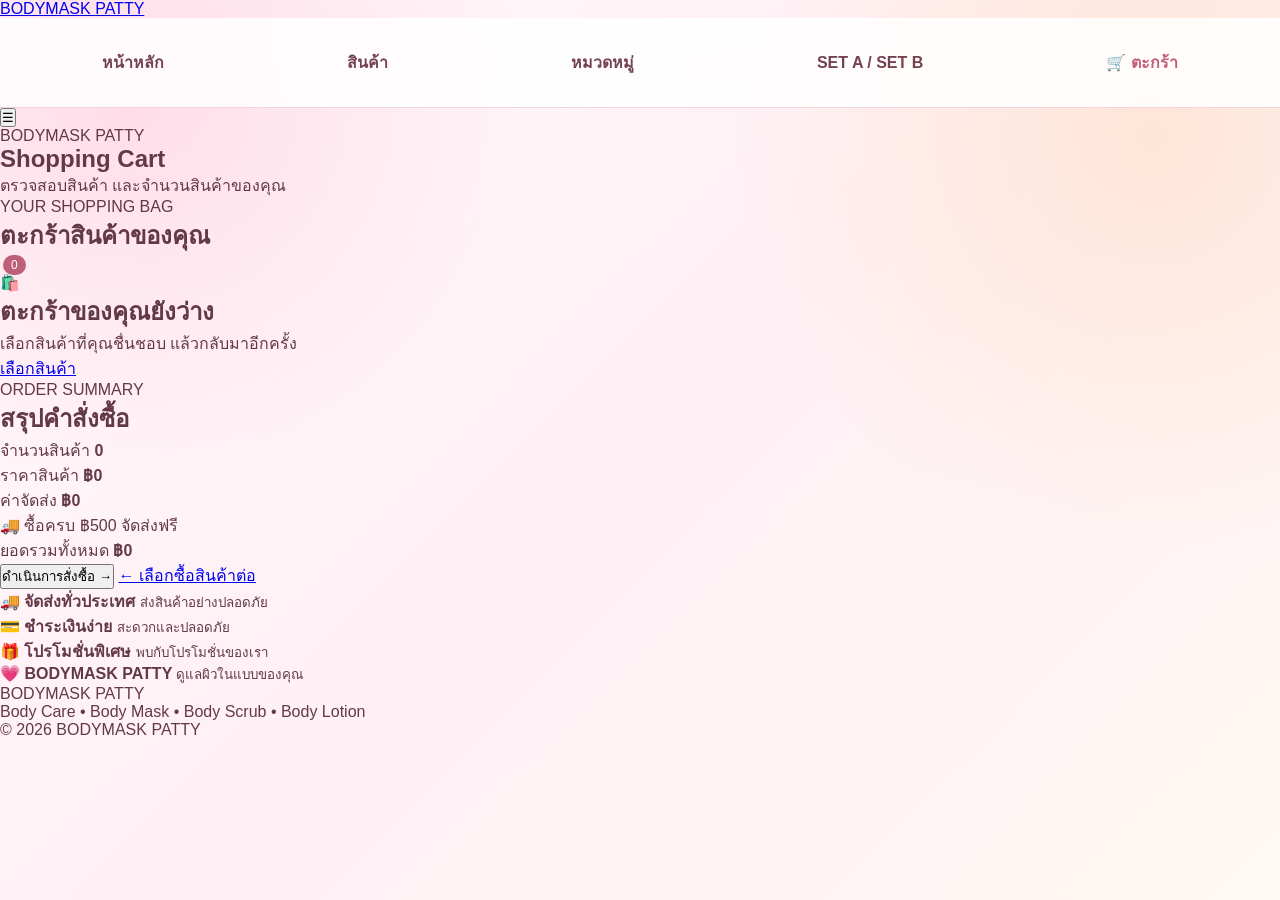
<file: cart.html>
<!DOCTYPE html>
<html lang="th">

<head>

    <meta charset="UTF-8">

    <meta name="viewport"
          content="width=device-width, initial-scale=1.0">

    <meta name="description"
          content="ตะกร้าสินค้า BODYMASK PATTY">

    <title>ตะกร้าสินค้า | BODYMASK PATTY</title>

    <link rel="stylesheet"
          href="style.css">

</head>


<body>


    <!-- ==============================
         HEADER
    =============================== -->

    <header class="header">

        <a href="index.html"
           class="logo">

            BODYMASK

            <span>PATTY</span>

        </a>


        <nav class="navbar">

            <a href="index.html">
                หน้าหลัก
            </a>

            <a href="product.html">
                สินค้า
            </a>

            <a href="index.html#category">
                หมวดหมู่
            </a>

            <a href="index.html#sets">
                SET A / SET B
            </a>

            <a href="cart.html"
               class="active">

                🛒 ตะกร้า

            </a>

        </nav>


        <button class="menu-button"
                onclick="toggleMenu()">

            ☰

        </button>

    </header>



    <!-- ==============================
         CART HERO
    =============================== -->

    <section class="cart-hero">

        <div>

            <span>
                BODYMASK PATTY
            </span>

            <h1>
                Shopping Cart
            </h1>

            <p>
                ตรวจสอบสินค้า
                และจำนวนสินค้าของคุณ
            </p>

        </div>

    </section>



    <!-- ==============================
         CART CONTENT
    =============================== -->

    <main class="cart-container">


        <!-- CART LEFT -->

        <section class="cart-products">


            <div class="cart-title">

                <div>

                    <span>
                        YOUR SHOPPING BAG
                    </span>

                    <h2>
                        ตะกร้าสินค้าของคุณ
                    </h2>

                </div>


                <span id="cart-count">
                    0 รายการ
                </span>

            </div>



            <!-- PRODUCTS -->

            <div id="cart-items">

                <!-- JavaScript จะสร้างสินค้าในนี้ -->

            </div>



            <!-- EMPTY CART -->

            <div id="empty-cart"
                 class="empty-cart"
                 style="display:none;">

                <div class="empty-icon">
                    🛍️
                </div>

                <h2>
                    ยังไม่มีสินค้าในตะกร้า
                </h2>

                <p>
                    เลือกผลิตภัณฑ์ BODYMASK PATTY
                    ที่คุณชื่นชอบได้เลย
                </p>

                <a href="product.html"
                   class="cart-btn primary">

                    เลือกซื้อสินค้า

                </a>

            </div>


        </section>



        <!-- ==============================
             SUMMARY
        =============================== -->

        <aside class="cart-summary">


            <div class="summary-header">

                <span>
                    ORDER SUMMARY
                </span>

                <h2>
                    สรุปคำสั่งซื้อ
                </h2>

            </div>



            <div class="summary-row">

                <span>
                    จำนวนสินค้า
                </span>

                <strong id="summary-count">
                    0
                </strong>

            </div>



            <div class="summary-row">

                <span>
                    ราคาสินค้า
                </span>

                <strong id="summary-subtotal">
                    ฿0
                </strong>

            </div>



            <div class="summary-row">

                <span>
                    ค่าจัดส่ง
                </span>

                <strong id="summary-shipping">
                    ฿0
                </strong>

            </div>



            <div class="free-shipping">

                🚚
                ซื้อครบ ฿500
                จัดส่งฟรี

            </div>



            <div class="summary-total">

                <span>
                    ยอดรวมทั้งหมด
                </span>

                <strong id="summary-total">
                    ฿0
                </strong>

            </div>



            <button class="checkout-btn"
                    onclick="goCheckout()">

                ดำเนินการสั่งซื้อ

                <span>
                    →
                </span>

            </button>



            <a href="product.html"
               class="continue-shopping">

                ← เลือกซื้อสินค้าต่อ

            </a>


        </aside>

    </main>



    <!-- ==============================
         BENEFITS
    =============================== -->

    <section class="cart-benefits">

        <div>

            <span>
                🚚
            </span>

            <strong>
                จัดส่งทั่วประเทศ
            </strong>

            <small>
                ส่งสินค้าอย่างปลอดภัย
            </small>

        </div>


        <div>

            <span>
                💳
            </span>

            <strong>
                ชำระเงินง่าย
            </strong>

            <small>
                สะดวกและปลอดภัย
            </small>

        </div>


        <div>

            <span>
                🎁
            </span>

            <strong>
                โปรโมชั่นพิเศษ
            </strong>

            <small>
                พบกับโปรโมชั่นของเรา
            </small>

        </div>


        <div>

            <span>
                💗
            </span>

            <strong>
                BODYMASK PATTY
            </strong>

            <small>
                ดูแลผิวในแบบของคุณ
            </small>

        </div>

    </section>



    <!-- ==============================
         FOOTER
    =============================== -->

    <footer class="footer">

        <div class="footer-logo">
            BODYMASK PATTY
        </div>

        <p>
            Body Care • Body Mask • Body Scrub • Body Lotion
        </p>

        <p>
            © 2026 BODYMASK PATTY
        </p>

    </footer>



    <!-- JAVASCRIPT -->

    <script src="script.js"></script>


    <script>

        /*
         * แสดงตะกร้าทันที
         */

        document.addEventListener(
            "DOMContentLoaded",
            function () {

                renderCart();

            }
        );

    </script>


</body>

</html>
</file>
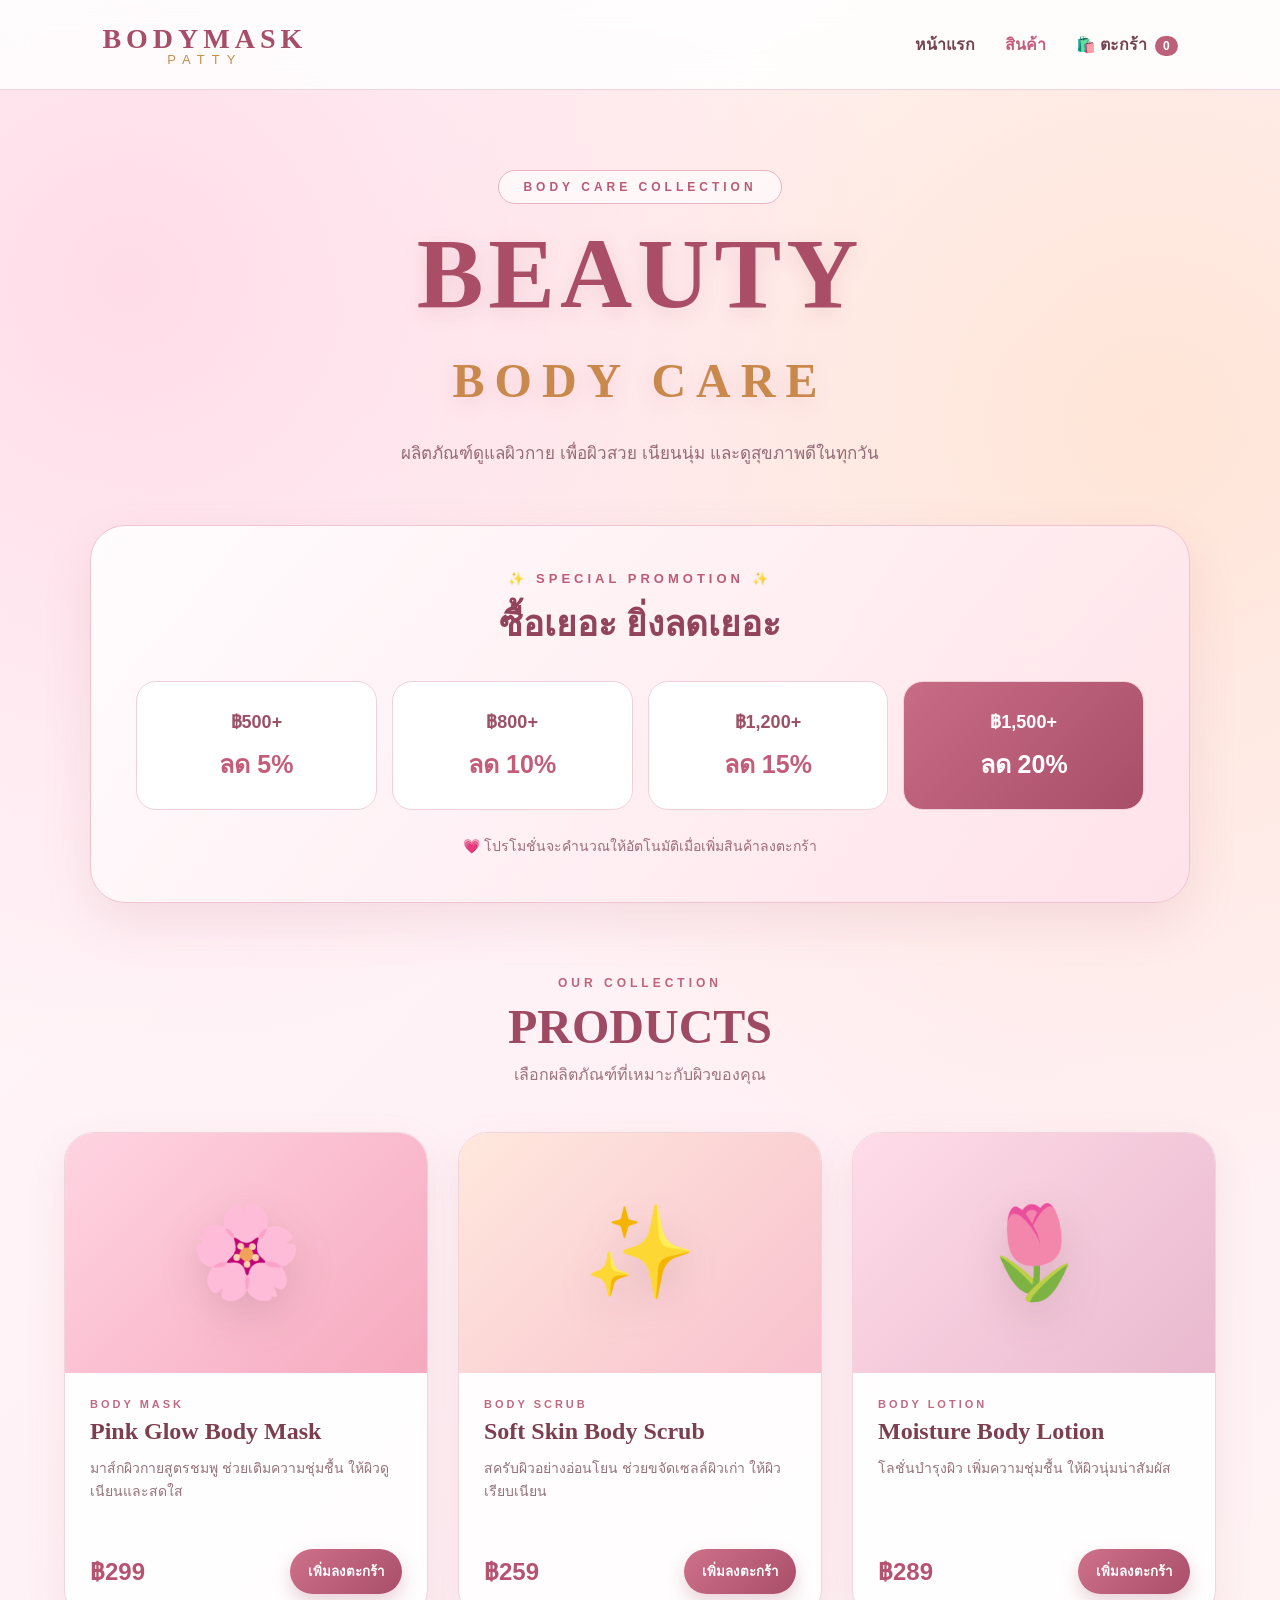
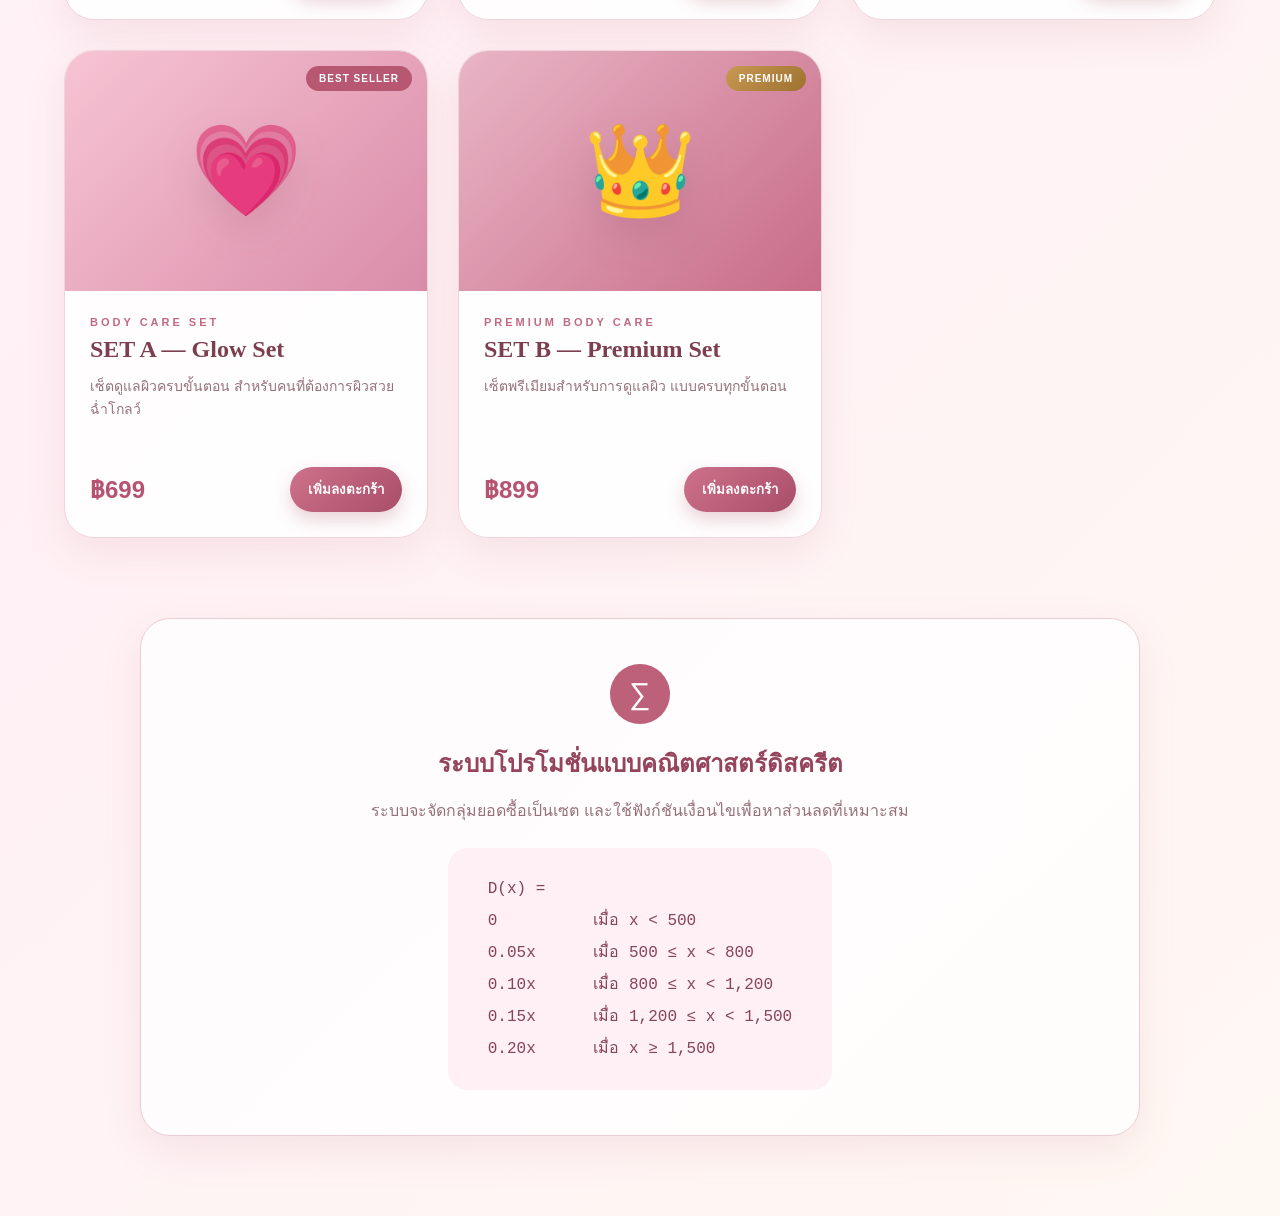
<file: product.html>
<!DOCTYPE html>
<html lang="th">

<head>
    <meta charset="UTF-8">
    <meta name="viewport" content="width=device-width, initial-scale=1.0">

    <title>BODYMASK PATTY | Products</title>

    <link rel="stylesheet" href="style.css">
</head>

<body>

<!-- ================= HEADER ================= -->

<header class="navbar">

    <div class="brand">
        <div class="brand-main">BODYMASK</div>
        <div class="brand-sub">PATTY</div>
    </div>

    <nav>
        <a href="index.html">หน้าแรก</a>
        <a href="product.html" class="active">สินค้า</a>
        <a href="cart.html">
            🛍️ ตะกร้า
            <span id="cart-count">0</span>
        </a>
    </nav>

</header>


<!-- ================= HERO ================= -->

<section class="product-hero">

    <div class="hero-small">
        BODY CARE COLLECTION
    </div>

    <h1>
        BEAUTY<br>
        <span>BODY CARE</span>
    </h1>

    <p>
        ผลิตภัณฑ์ดูแลผิวกาย เพื่อผิวสวย เนียนนุ่ม
        และดูสุขภาพดีในทุกวัน
    </p>

</section>


<!-- ================= PROMOTION ================= -->

<section class="promotion">

    <div class="promo-title">
        ✨ SPECIAL PROMOTION ✨
    </div>

    <h2>ซื้อเยอะ ยิ่งลดเยอะ</h2>

    <div class="promo-grid">

        <div class="promo-card">
            <div class="promo-price">฿500+</div>
            <div class="promo-discount">ลด 5%</div>
        </div>

        <div class="promo-card">
            <div class="promo-price">฿800+</div>
            <div class="promo-discount">ลด 10%</div>
        </div>

        <div class="promo-card">
            <div class="promo-price">฿1,200+</div>
            <div class="promo-discount">ลด 15%</div>
        </div>

        <div class="promo-card premium">
            <div class="promo-price">฿1,500+</div>
            <div class="promo-discount">ลด 20%</div>
        </div>

    </div>

    <p class="promo-note">
        💗 โปรโมชั่นจะคำนวณให้อัตโนมัติเมื่อเพิ่มสินค้าลงตะกร้า
    </p>

</section>


<!-- ================= PRODUCTS ================= -->

<main class="product-section">

    <div class="section-heading">

        <span>OUR COLLECTION</span>

        <h2>
            PRODUCTS
        </h2>

        <p>
            เลือกผลิตภัณฑ์ที่เหมาะกับผิวของคุณ
        </p>

    </div>


    <div class="product-grid">


        <!-- PRODUCT 1 -->

        <div class="product-card">

            <div class="product-image mask">
                <span>🌸</span>
            </div>

            <div class="product-info">

                <div class="product-type">
                    BODY MASK
                </div>

                <h3>
                    Pink Glow Body Mask
                </h3>

                <p>
                    มาส์กผิวกายสูตรชมพู
                    ช่วยเติมความชุ่มชื้น
                    ให้ผิวดูเนียนและสดใส
                </p>

                <div class="product-bottom">

                    <div class="price">
                        ฿299
                    </div>

                    <button
                        class="add-cart"
                        onclick="addToCart(
                            'Pink Glow Body Mask',
                            299,
                            '🌸'
                        )">

                        เพิ่มลงตะกร้า

                    </button>

                </div>

            </div>

        </div>


        <!-- PRODUCT 2 -->

        <div class="product-card">

            <div class="product-image scrub">
                <span>✨</span>
            </div>

            <div class="product-info">

                <div class="product-type">
                    BODY SCRUB
                </div>

                <h3>
                    Soft Skin Body Scrub
                </h3>

                <p>
                    สครับผิวอย่างอ่อนโยน
                    ช่วยขจัดเซลล์ผิวเก่า
                    ให้ผิวเรียบเนียน
                </p>

                <div class="product-bottom">

                    <div class="price">
                        ฿259
                    </div>

                    <button
                        class="add-cart"
                        onclick="addToCart(
                            'Soft Skin Body Scrub',
                            259,
                            '✨'
                        )">

                        เพิ่มลงตะกร้า

                    </button>

                </div>

            </div>

        </div>


        <!-- PRODUCT 3 -->

        <div class="product-card">

            <div class="product-image lotion">
                <span>🌷</span>
            </div>

            <div class="product-info">

                <div class="product-type">
                    BODY LOTION
                </div>

                <h3>
                    Moisture Body Lotion
                </h3>

                <p>
                    โลชั่นบำรุงผิว
                    เพิ่มความชุ่มชื้น
                    ให้ผิวนุ่มน่าสัมผัส
                </p>

                <div class="product-bottom">

                    <div class="price">
                        ฿289
                    </div>

                    <button
                        class="add-cart"
                        onclick="addToCart(
                            'Moisture Body Lotion',
                            289,
                            '🌷'
                        )">

                        เพิ่มลงตะกร้า

                    </button>

                </div>

            </div>

        </div>


        <!-- SET A -->

        <div class="product-card set-card">

            <div class="set-label">
                BEST SELLER
            </div>

            <div class="product-image set-a">
                <span>💗</span>
            </div>

            <div class="product-info">

                <div class="product-type">
                    BODY CARE SET
                </div>

                <h3>
                    SET A — Glow Set
                </h3>

                <p>
                    เซ็ตดูแลผิวครบขั้นตอน
                    สำหรับคนที่ต้องการผิวสวย
                    ฉ่ำโกลว์
                </p>

                <div class="product-bottom">

                    <div class="price">
                        ฿699
                    </div>

                    <button
                        class="add-cart"
                        onclick="addToCart(
                            'SET A — Glow Set',
                            699,
                            '💗'
                        )">

                        เพิ่มลงตะกร้า

                    </button>

                </div>

            </div>

        </div>


        <!-- SET B -->

        <div class="product-card premium-card">

            <div class="set-label premium-label">
                PREMIUM
            </div>

            <div class="product-image set-b">
                <span>👑</span>
            </div>

            <div class="product-info">

                <div class="product-type">
                    PREMIUM BODY CARE
                </div>

                <h3>
                    SET B — Premium Set
                </h3>

                <p>
                    เซ็ตพรีเมียมสำหรับการดูแลผิว
                    แบบครบทุกขั้นตอน
                </p>

                <div class="product-bottom">

                    <div class="price">
                        ฿899
                    </div>

                    <button
                        class="add-cart"
                        onclick="addToCart(
                            'SET B — Premium Set',
                            899,
                            '👑'
                        )">

                        เพิ่มลงตะกร้า

                    </button>

                </div>

            </div>

        </div>

    </div>

</main>


<!-- ================= DISCRETE MATH ================= -->

<section class="math-section">

    <div class="math-box">

        <div class="math-icon">
            ∑
        </div>

        <h2>
            ระบบโปรโมชั่นแบบคณิตศาสตร์ดิสครีต
        </h2>

        <p>
            ระบบจะจัดกลุ่มยอดซื้อเป็นเซต
            และใช้ฟังก์ชันเงื่อนไขเพื่อหาส่วนลดที่เหมาะสม
        </p>

        <div class="formula">

            D(x) =

            <br>

            0 &nbsp;&nbsp;&nbsp;&nbsp;&nbsp;&nbsp;&nbsp;&nbsp; เมื่อ x &lt; 500

            <br>

            0.05x &nbsp;&nbsp;&nbsp;&nbsp; เมื่อ 500 ≤ x &lt; 800

            <br>

            0.10x &nbsp;&nbsp;&nbsp;&nbsp; เมื่อ 800 ≤ x &lt; 1,200

            <br>

            0.15x &nbsp;&nbsp;&nbsp;&nbsp; เมื่อ 1,200 ≤ x &lt; 1,500

            <br>

            0.20x &nbsp;&nbsp;&nbsp;&nbsp; เมื่อ x ≥ 1,500

        </div>

    </div>

</section>


<!-- ================= SCRIPT ================= -->

<script src="script.js"></script>

</body>

</html>
</file>
<file: style.css>
/* =================================================
   BODYMASK PATTY
   LUXURY PINK PRODUCT PAGE
================================================= */

* {
    margin: 0;
    padding: 0;
    box-sizing: border-box;
}

body {

    font-family:
        "Segoe UI",
        Tahoma,
        sans-serif;

    color: #633947;

    background:

        radial-gradient(
            circle at 10% 10%,
            #ffdce8 0%,
            transparent 28%
        ),

        radial-gradient(
            circle at 90% 15%,
            #ffe5d7 0%,
            transparent 30%
        ),

        linear-gradient(
            135deg,
            #fff8fa,
            #fff0f5,
            #fff8f3
        );

    min-height: 100vh;
}


/* =================================================
   NAVBAR
================================================= */

.navbar {

    height: 90px;

    padding:
        0 8%;

    display: flex;

    justify-content:
        space-between;

    align-items:
        center;

    background:
        rgba(255,255,255,0.85);

    backdrop-filter:
        blur(15px);

    border-bottom:
        1px solid #f0d4dc;

    position:
        sticky;

    top: 0;

    z-index: 1000;
}


.brand {
    text-align: center;
}


.brand-main {

    font-family:
        Georgia,
        serif;

    font-size:
        28px;

    font-weight:
        bold;

    letter-spacing:
        5px;

    color:
        #a64d67;
}


.brand-sub {

    color:
        #c88c4a;

    letter-spacing:
        7px;

    font-size:
        13px;

    margin-top:
        -3px;
}


nav {

    display:
        flex;

    gap:
        30px;

    align-items:
        center;
}


nav a {

    text-decoration:
        none;

    color:
        #754251;

    font-weight:
        600;

    transition:
        0.3s;
}


nav a:hover,
nav a.active {

    color:
        #c25e7c;
}


#cart-count {

    background:
        #bd6079;

    color:
        white;

    padding:
        3px 8px;

    border-radius:
        20px;

    font-size:
        12px;

    margin-left:
        3px;
}


/* =================================================
   HERO
================================================= */

.product-hero {

    text-align:
        center;

    padding:
        80px 20px 55px;

    position:
        relative;
}


.hero-small {

    display:
        inline-block;

    padding:
        9px 24px;

    border:
        1px solid #e6b5c2;

    border-radius:
        30px;

    color:
        #b85b74;

    letter-spacing:
        4px;

    font-size:
        12px;

    font-weight:
        bold;

    background:
        rgba(255,255,255,0.65);

    margin-bottom:
        25px;
}


.product-hero h1 {

    font-family:
        Georgia,
        serif;

    font-size:
        clamp(55px, 8vw, 100px);

    line-height:
        0.9;

    letter-spacing:
        5px;

    color:
        #aa4e68;

    text-shadow:
        0 5px 20px
        rgba(170,78,104,0.15);
}


.product-hero h1 span {

    color:
        #c9894c;

    font-size:
        0.48em;

    letter-spacing:
        10px;
}


.product-hero p {

    margin:
        30px auto 0;

    max-width:
        650px;

    line-height:
        1.8;

    color:
        #956a76;

    font-size:
        17px;
}


/* =================================================
   PROMOTION
================================================= */

.promotion {

    width:
        90%;

    max-width:
        1100px;

    margin:
        0 auto 70px;

    padding:
        45px;

    text-align:
        center;

    border-radius:
        35px;

    background:
        linear-gradient(
            135deg,
            rgba(255,255,255,0.9),
            rgba(255,225,234,0.85)
        );

    border:
        1px solid #efc4d0;

    box-shadow:
        0 20px 50px
        rgba(173,80,105,0.12);
}


.promo-title {

    color:
        #bd5c76;

    letter-spacing:
        4px;

    font-size:
        13px;

    font-weight:
        bold;

    margin-bottom:
        10px;
}


.promotion h2 {

    font-family:
        Georgia,
        serif;

    color:
        #91445c;

    font-size:
        35px;

    margin-bottom:
        30px;
}


.promo-grid {

    display:
        grid;

    grid-template-columns:
        repeat(4,1fr);

    gap:
        15px;
}


.promo-card {

    padding:
        25px 10px;

    background:
        white;

    border:
        1px solid #f0d1da;

    border-radius:
        20px;

    transition:
        0.3s;
}


.promo-card:hover {

    transform:
        translateY(-5px);

    box-shadow:
        0 10px 25px
        rgba(174,79,105,0.15);
}


.promo-card.premium {

    background:
        linear-gradient(
            135deg,
            #c86c86,
            #a94e69
        );

    color:
        white;
}


.promo-price {

    font-size:
        18px;

    font-weight:
        bold;

    color:
        #9b5166;

    margin-bottom:
        8px;
}


.premium .promo-price {

    color:
        white;
}


.promo-discount {

    font-size:
        25px;

    font-weight:
        bold;

    color:
        #c35d79;
}


.premium .promo-discount {

    color:
        white;
}


.promo-note {

    margin-top:
        25px;

    color:
        #9d6d78;

    font-size:
        14px;
}


/* =================================================
   PRODUCTS
================================================= */

.product-section {

    width:
        90%;

    max-width:
        1200px;

    margin:
        auto;
}


.section-heading {

    text-align:
        center;

    margin-bottom:
        45px;
}


.section-heading span {

    color:
        #bd647c;

    font-size:
        12px;

    letter-spacing:
        4px;

    font-weight:
        bold;
}


.section-heading h2 {

    font-family:
        Georgia,
        serif;

    font-size:
        48px;

    color:
        #9e4a63;

    margin:
        8px 0;
}


.section-heading p {

    color:
        #9d737e;
}


/* =================================================
   PRODUCT GRID
================================================= */

.product-grid {

    display:
        grid;

    grid-template-columns:
        repeat(3,1fr);

    gap:
        30px;
}


/* =================================================
   PRODUCT CARD
================================================= */

.product-card {

    position:
        relative;

    overflow:
        hidden;

    background:
        rgba(255,255,255,0.9);

    border:
        1px solid #efd4dc;

    border-radius:
        30px;

    box-shadow:
        0 15px 40px
        rgba(166,76,101,0.10);

    transition:
        0.4s;
}


.product-card:hover {

    transform:
        translateY(-10px);

    box-shadow:
        0 25px 50px
        rgba(166,76,101,0.20);

    border-color:
        #d993a7;
}


/* =================================================
   PRODUCT IMAGE
================================================= */

.product-image {

    height:
        240px;

    display:
        flex;

    align-items:
        center;

    justify-content:
        center;

    position:
        relative;

    overflow:
        hidden;
}


.product-image span {

    font-size:
        90px;

    filter:
        drop-shadow(
            0 15px 20px
            rgba(100,50,60,0.15)
        );

    transition:
        0.4s;
}


.product-card:hover
.product-image span {

    transform:
        scale(1.15)
        rotate(5deg);
}


.mask {

    background:
        linear-gradient(
            135deg,
            #ffd4e2,
            #f6a9bf
        );
}


.scrub {

    background:
        linear-gradient(
            135deg,
            #ffe8dd,
            #f8c1ce
        );
}


.lotion {

    background:
        linear-gradient(
            135deg,
            #ffdce9,
            #e9b9ce
        );
}


.set-a {

    background:
        linear-gradient(
            135deg,
            #f7c4d4,
            #d98ca8
        );
}


.set-b {

    background:
        linear-gradient(
            135deg,
            #e9b5c6,
            #c86c89
        );
}


/* =================================================
   PRODUCT INFO
================================================= */

.product-info {

    padding:
        25px;
}


.product-type {

    font-size:
        11px;

    letter-spacing:
        3px;

    color:
        #c06a82;

    font-weight:
        bold;

    margin-bottom:
        8px;
}


.product-info h3 {

    font-family:
        Georgia,
        serif;

    color:
        #7c3f50;

    font-size:
        24px;

    margin-bottom:
        12px;
}


.product-info p {

    color:
        #95727c;

    line-height:
        1.7;

    font-size:
        14px;

    min-height:
        72px;
}


.product-bottom {

    display:
        flex;

    justify-content:
        space-between;

    align-items:
        center;

    margin-top:
        20px;
}


.price {

    color:
        #b65370;

    font-size:
        24px;

    font-weight:
        bold;
}


.add-cart {

    border:
        none;

    background:
        linear-gradient(
            135deg,
            #ce718b,
            #a94e69
        );

    color:
        white;

    padding:
        12px 18px;

    border-radius:
        30px;

    cursor:
        pointer;

    font-weight:
        bold;

    box-shadow:
        0 8px 18px
        rgba(169,78,105,0.25);

    transition:
        0.3s;
}


.add-cart:hover {

    transform:
        translateY(-3px);

    box-shadow:
        0 12px 25px
        rgba(169,78,105,0.35);
}


/* =================================================
   LABEL
================================================= */

.set-label {

    position:
        absolute;

    top:
        15px;

    right:
        15px;

    z-index:
        5;

    padding:
        7px 13px;

    border-radius:
        20px;

    background:
        #b85772;

    color:
        white;

    font-size:
        10px;

    letter-spacing:
        1px;

    font-weight:
        bold;
}


.premium-label {

    background:
        linear-gradient(
            135deg,
            #c99952,
            #9e7130
        );
}


/* =================================================
   DISCRETE MATH
================================================= */

.math-section {

    width:
        90%;

    max-width:
        1000px;

    margin:
        80px auto;

}


.math-box {

    text-align:
        center;

    padding:
        45px;

    border-radius:
        30px;

    background:
        rgba(255,255,255,0.8);

    border:
        1px solid #eccbd4;

    box-shadow:
        0 15px 40px
        rgba(170,80,105,0.10);
}


.math-icon {

    width:
        60px;

    height:
        60px;

    margin:
        auto auto 20px;

    border-radius:
        50%;

    display:
        flex;

    align-items:
        center;

    justify-content:
        center;

    background:
        #bd6079;

    color:
        white;

    font-size:
        30px;
}


.math-box h2 {

    font-family:
        Georgia,
        serif;

    color:
        #95445c;

    margin-bottom:
        15px;
}


.math-box p {

    color:
        #95717b;

    margin-bottom:
        25px;
}


.formula {

    display:
        inline-block;

    text-align:
        left;

    padding:
        25px 40px;

    border-radius:
        20px;

    background:
        #fff0f5;

    color:
        #86445a;

    font-family:
        "Courier New",
        monospace;

    line-height:
        2;
}


/* =================================================
   MOBILE
================================================= */

@media(max-width:900px) {

    .product-grid {

        grid-template-columns:
            repeat(2,1fr);
    }

    .promo-grid {

        grid-template-columns:
            repeat(2,1fr);
    }

}


@media(max-width:600px) {

    .navbar {

        padding:
            0 20px;
    }

    .brand-main {

        font-size:
            20px;
    }

    nav {

        gap:
            10px;
    }

    nav a {

        font-size:
            12px;
    }

    .product-grid {

        grid-template-columns:
            1fr;
    }

    .promo-grid {

        grid-template-columns:
            1fr 1fr;
    }

    .product-hero h1 {

        font-size:
            55px;
    }

    .product-bottom {

        gap:
            10px;
    }

    .add-cart {

        padding:
            10px 13px;

        font-size:
            12px;
    }

}
</file>
